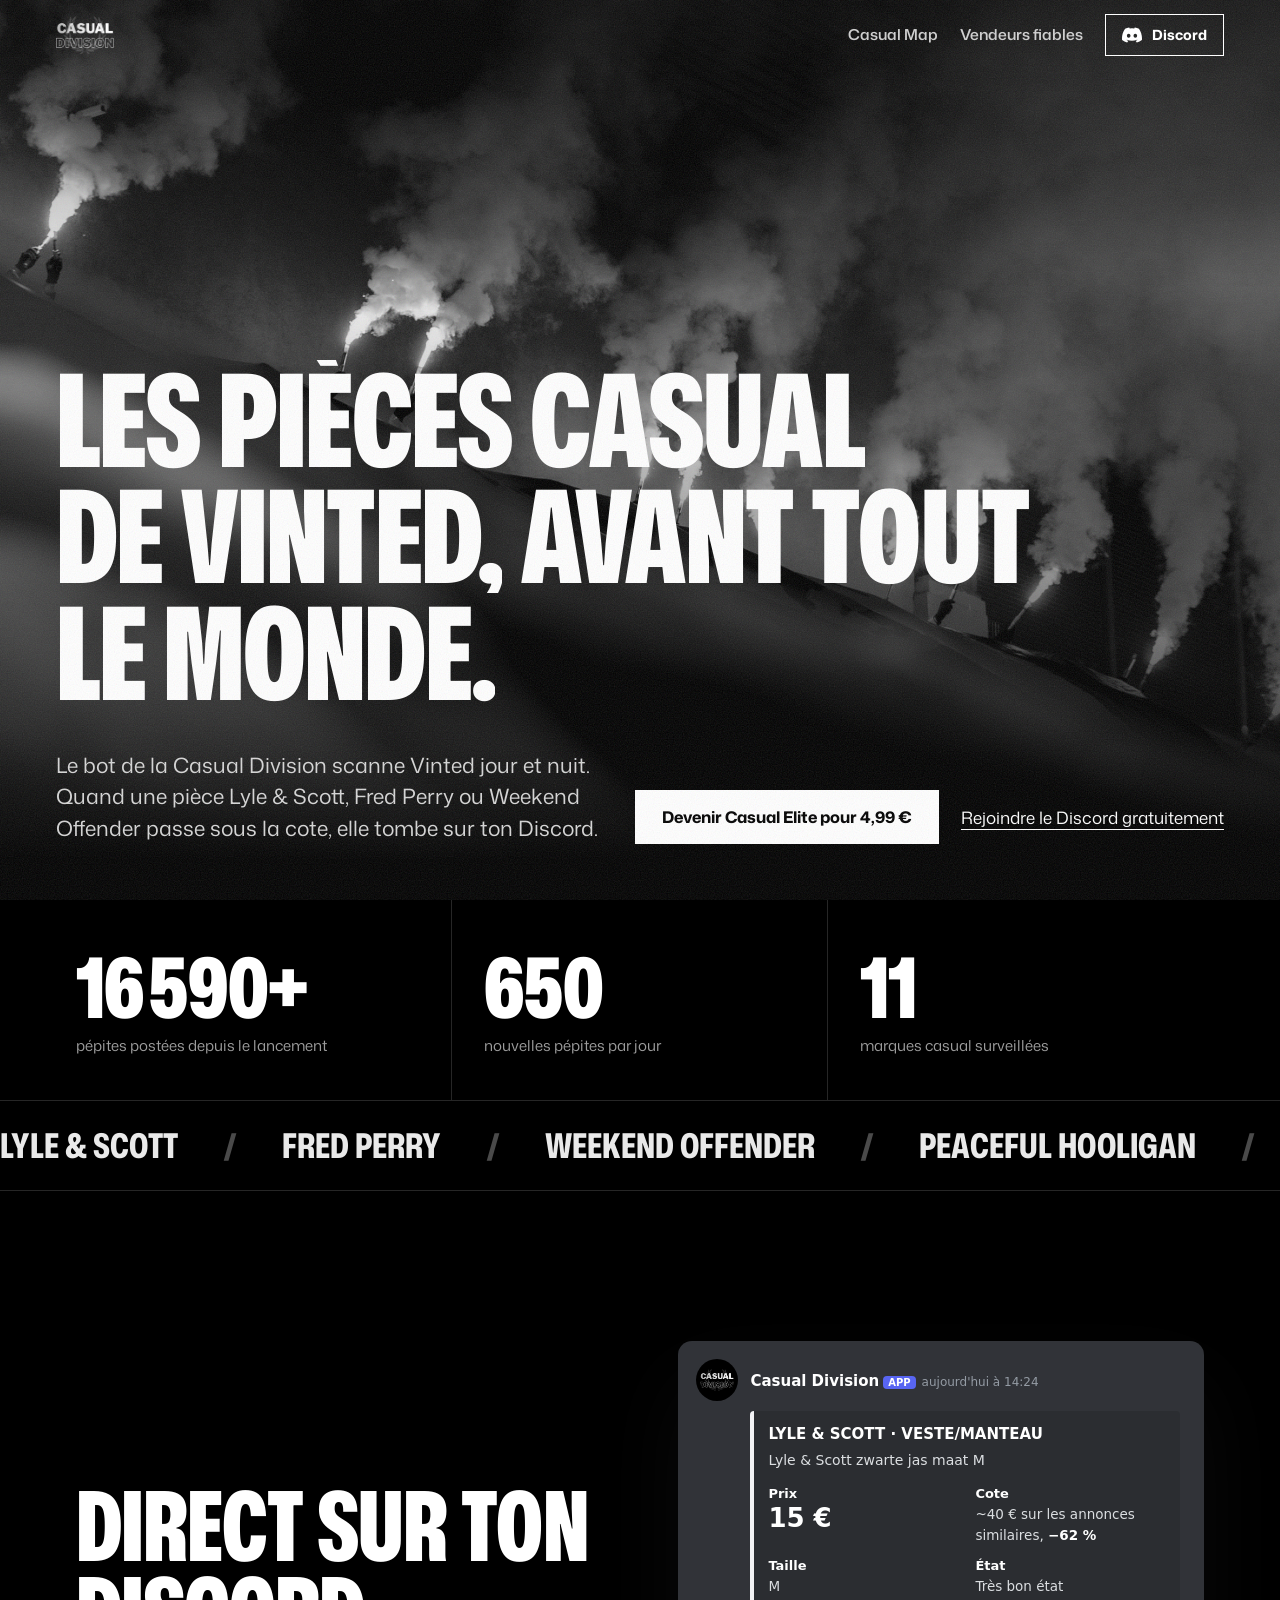
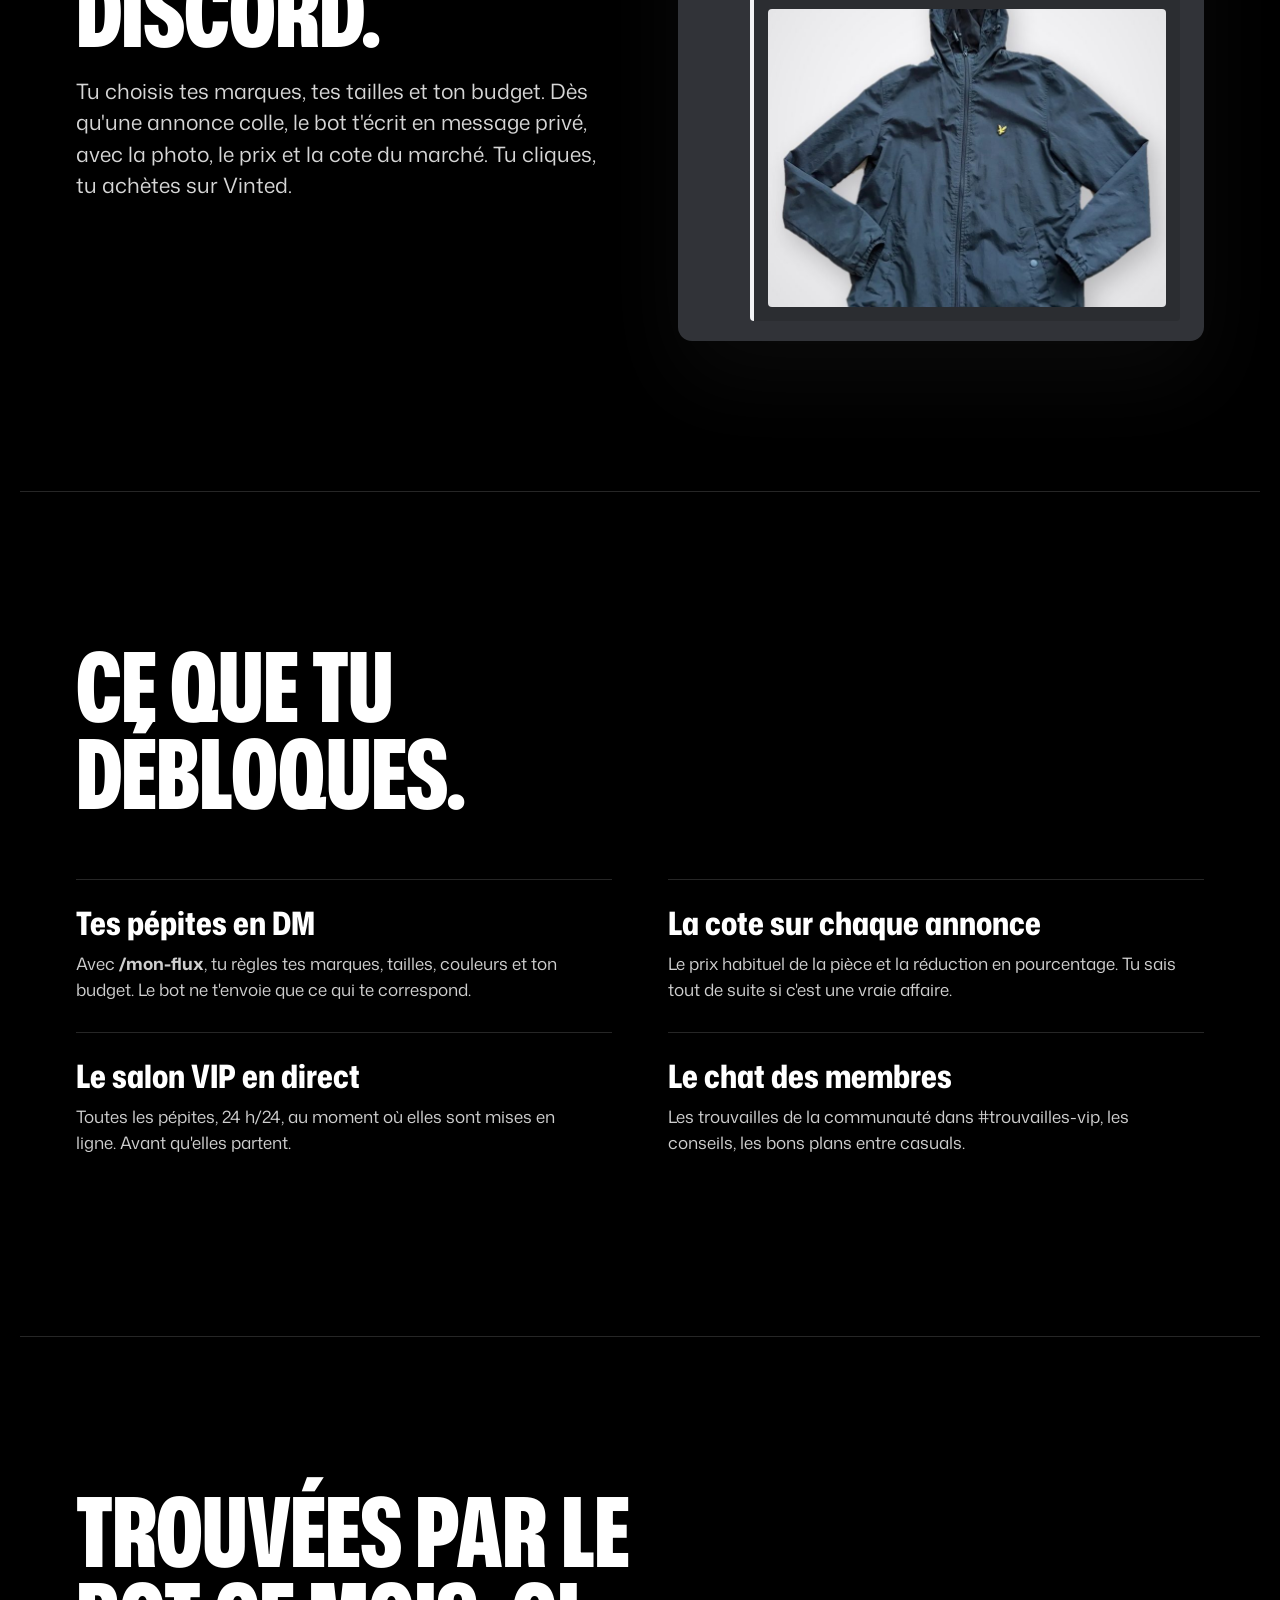
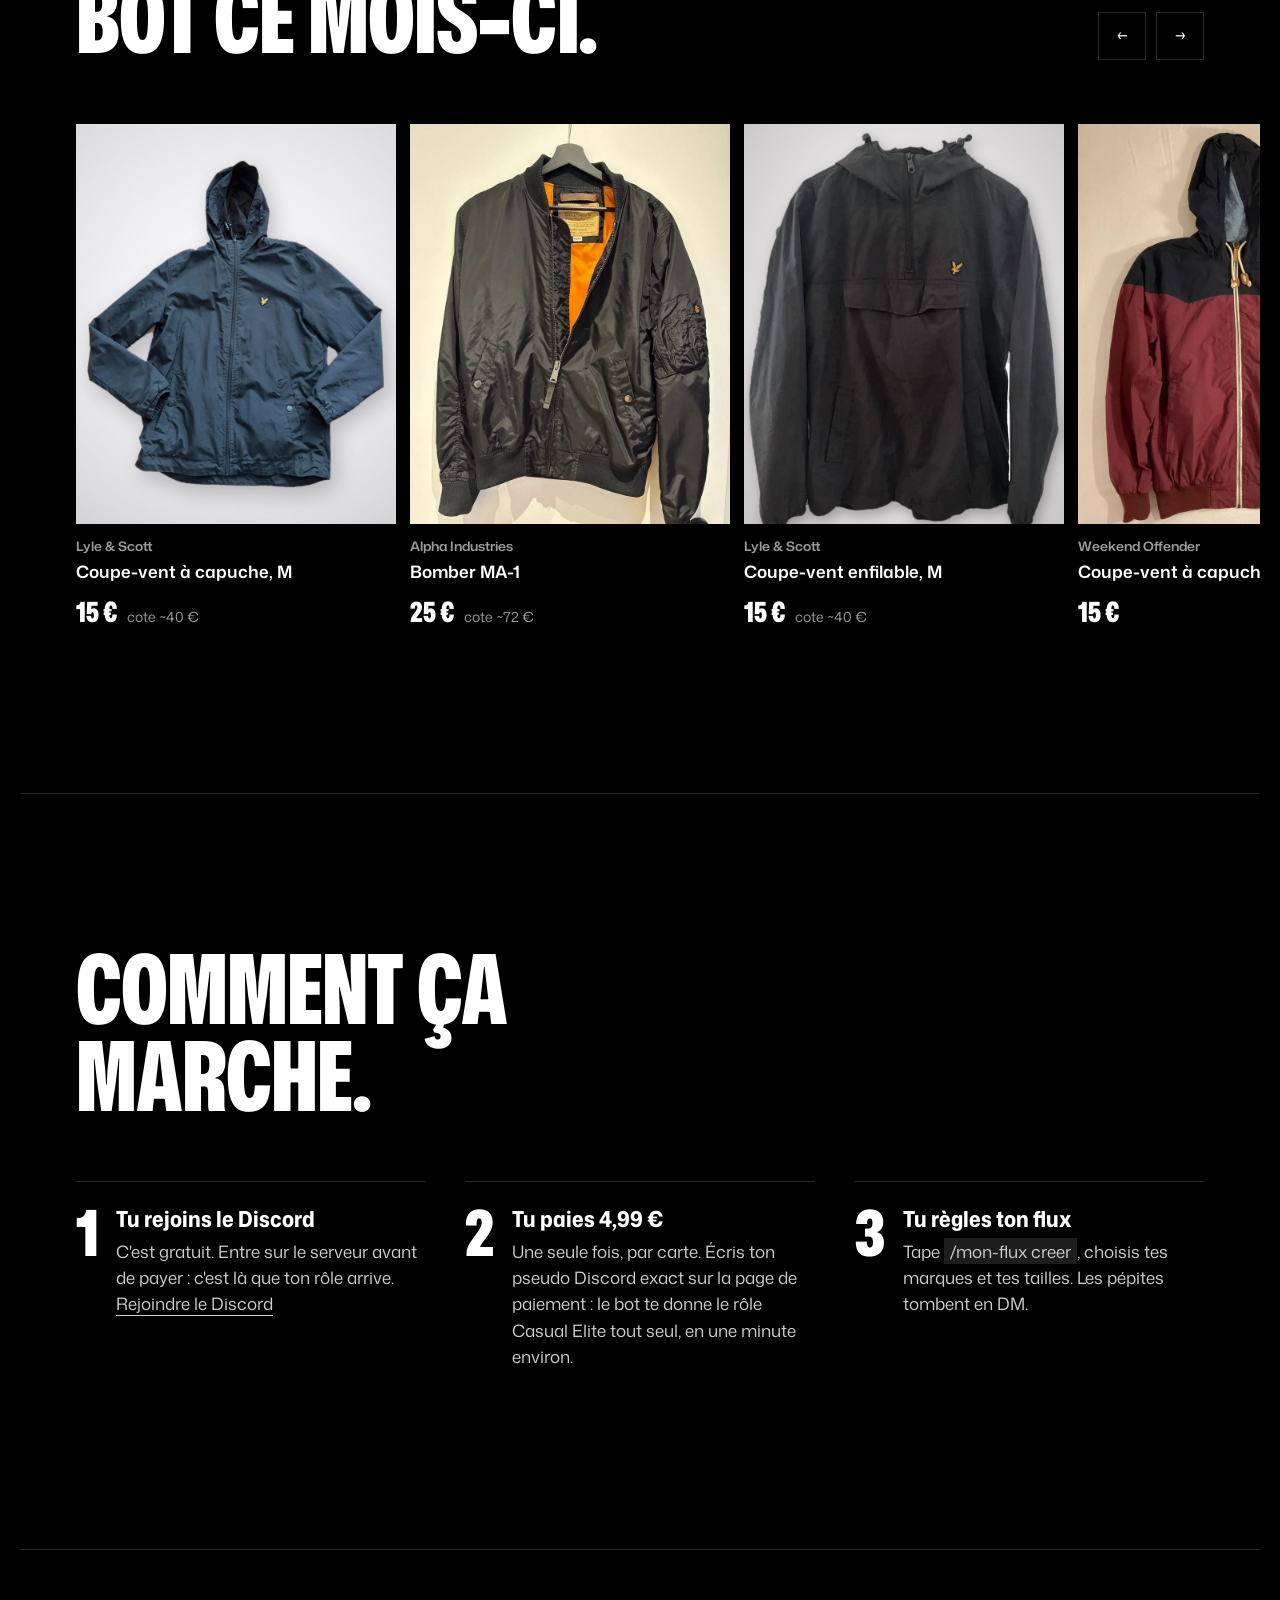
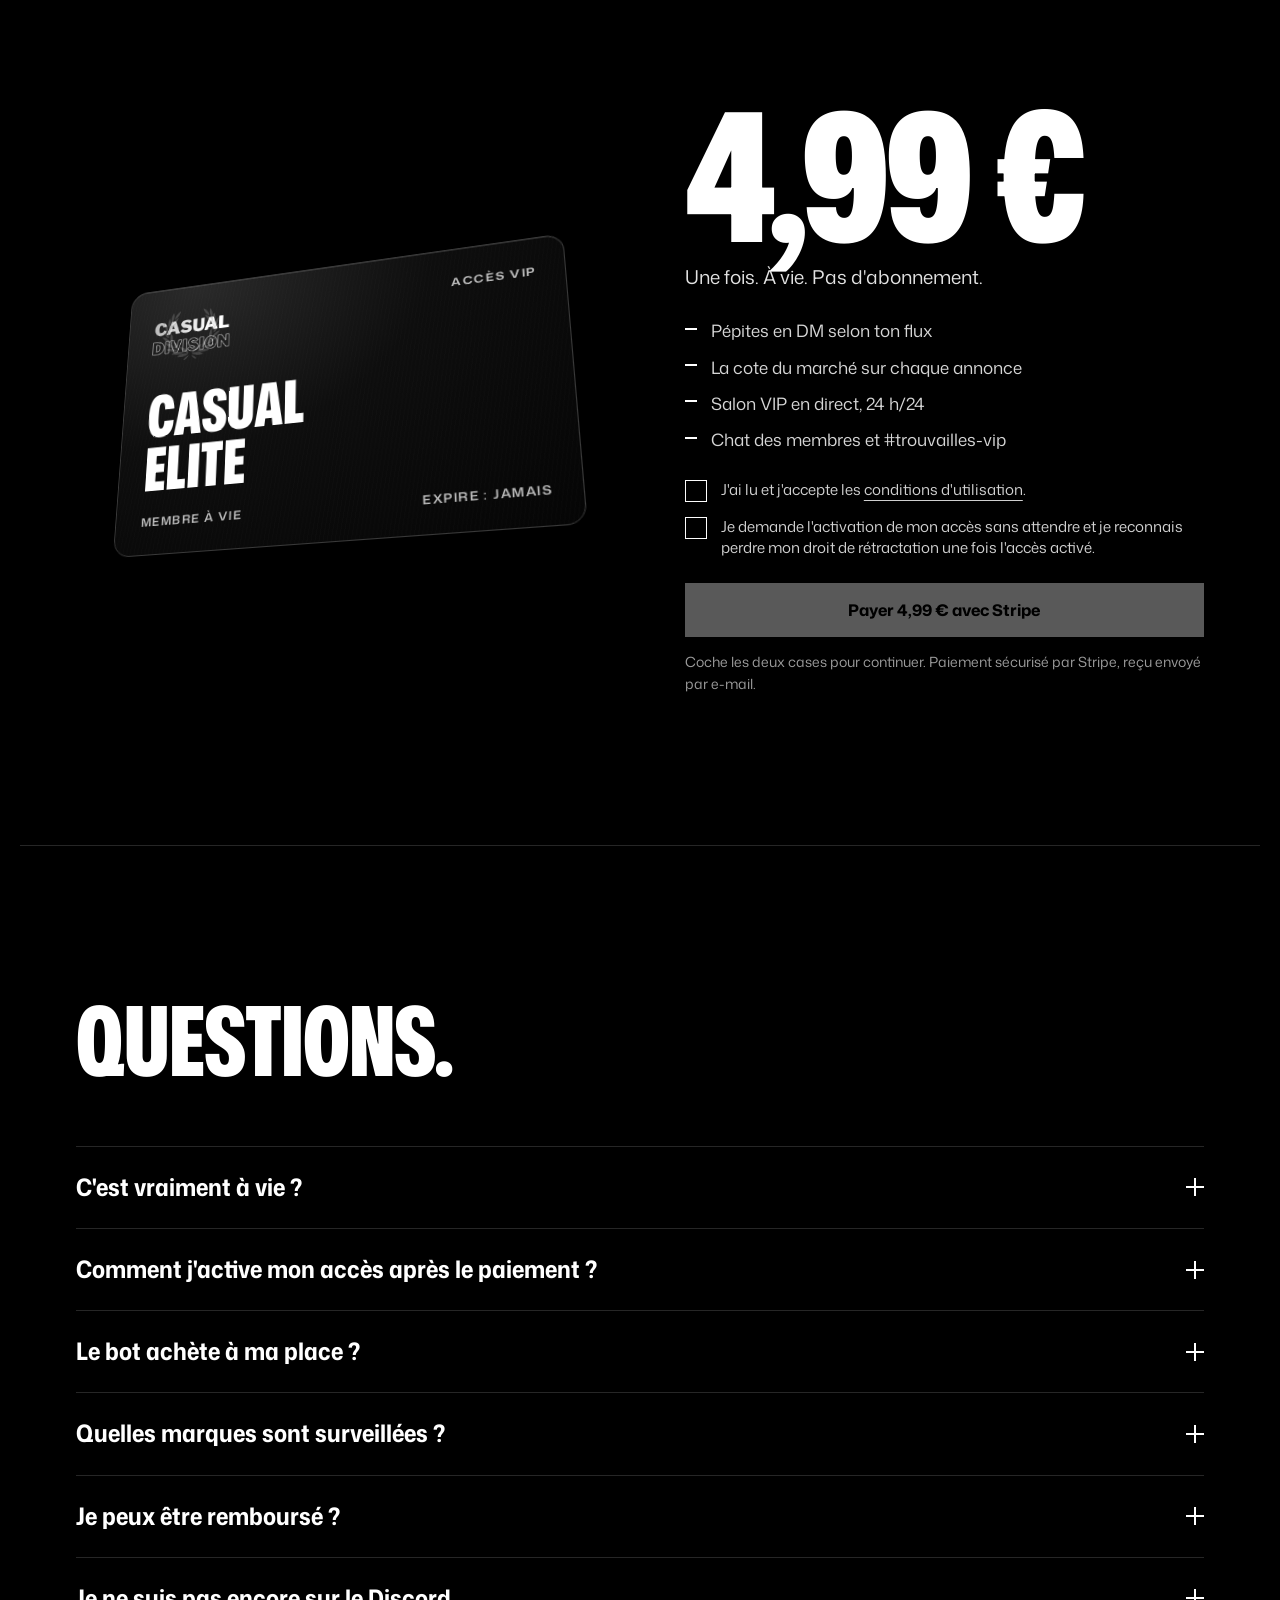
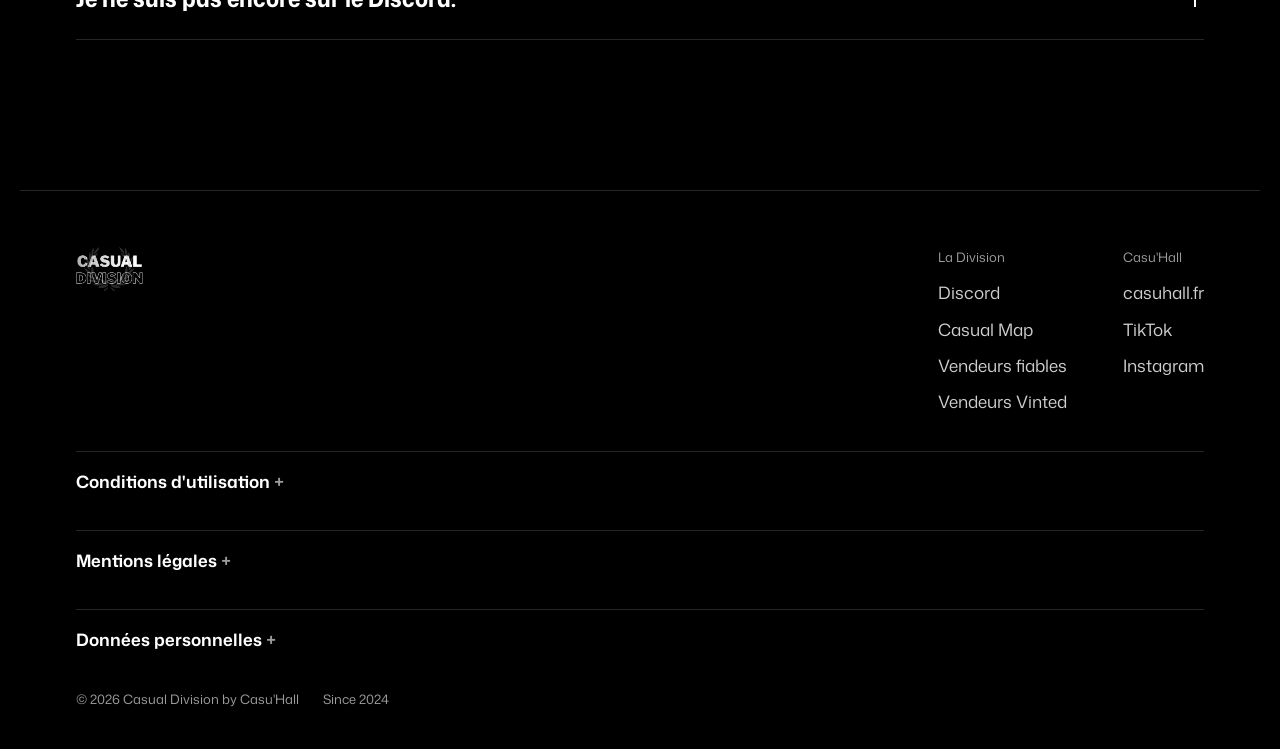
<file: index.html>
<!doctype html>
<html lang="fr">
<head>
<meta charset="utf-8">
<meta name="viewport" content="width=device-width,initial-scale=1,viewport-fit=cover">
<title>Casual Elite · Casual Division</title>
<meta name="description" content="Le bot de la Casual Division scanne Vinted jour et nuit et t'envoie les pièces casual sous la cote, sur Discord. 4,99 € une fois, à vie.">
<meta name="theme-color" content="#000000">
<meta property="og:type" content="website">
<meta property="og:title" content="Casual Elite · les pièces casual de Vinted, avant tout le monde">
<meta property="og:description" content="Lyle & Scott, Fred Perry, Weekend Offender… sous la cote, direct sur ton Discord. 4,99 € une fois, à vie.">
<meta property="og:image" content="https://xxvc5xx.github.io/casual-division-vip/assets/img/og.jpg">
<meta property="og:url" content="https://xxvc5xx.github.io/casual-division-vip/">
<meta name="twitter:card" content="summary_large_image">
<link rel="icon" href="assets/img/favicon.png">
<link rel="apple-touch-icon" href="assets/img/apple-touch-icon.png">
<link rel="preconnect" href="https://fonts.googleapis.com"><link rel="preconnect" href="https://fonts.gstatic.com" crossorigin>
<link href="https://fonts.googleapis.com/css2?family=Mona+Sans:wdth,wght@75..125,200..900&display=swap" rel="stylesheet">
<link rel="stylesheet" href="assets/site.css">
<style>
/* ---------- ouverture ---------- */
.hero{position:relative;min-height:100svh;display:grid;align-content:end;padding:120px var(--pad) clamp(28px,5vw,56px);overflow:hidden;isolation:isolate}
.hero .photo{position:absolute;inset:0;z-index:-1;overflow:hidden}
.hero .photo picture{display:block;width:100%;height:100%}.hero .photo img{width:100%;height:100%;object-fit:cover;object-position:50% 40%;animation:recul 2.6s var(--ease) both}
.hero .photo::before{content:"";position:absolute;inset:0;z-index:1;background:linear-gradient(180deg,rgba(0,0,0,.55) 0%,rgba(0,0,0,.05) 32%,rgba(0,0,0,.35) 58%,#000 96%)}
@keyframes recul{from{transform:scale(1.14);filter:brightness(.4)}to{transform:scale(1);filter:brightness(1)}}
.hero h1{font-size:clamp(58px,17.5vw,212px);max-width:var(--max)}
.hero h1 .w{display:block;overflow:hidden;padding:.02em 0 .03em}
.hero h1 .i{display:inline-block;transform:translateY(108%);font-variation-settings:"wdth" 125;animation:monte 1.15s var(--ease) var(--d) forwards}
@keyframes monte{to{transform:none;font-variation-settings:"wdth" 75}}
@media (min-width:900px){.hero h1{font-size:min(10vw,21vh)}.hero h1 .ln{display:block}.hero h1 .w{display:inline-block;vertical-align:top}}
.hero .bas{display:grid;gap:22px;margin-top:clamp(22px,4vw,40px);max-width:var(--max);opacity:0;animation:apparait .8s ease 1.05s forwards}
@media (min-width:900px){.hero .bas{grid-template-columns:1fr auto;align-items:end}}
.hero .actions{display:flex;flex-wrap:wrap;gap:14px 22px;align-items:center}
@keyframes apparait{to{opacity:1}}

/* ---------- chiffres ---------- */
.chiffres{display:grid;grid-template-columns:repeat(3,1fr);max-width:var(--max);margin:0 auto;padding:0 var(--pad)}
.chiffres div{padding:clamp(26px,4vw,44px) 0;border-right:1px solid var(--trait);padding-right:12px}
.chiffres div+div{padding-left:clamp(12px,3vw,32px)}
.chiffres div:last-child{border-right:0}
.chiffres b{display:block;font-size:clamp(34px,7.5vw,84px);font-weight:840;font-variation-settings:"wdth" 75;line-height:1;letter-spacing:-.01em}
.chiffres span{display:block;margin-top:8px;font-size:clamp(13px,1.6vw,15px);color:var(--gris);line-height:1.35}

/* ---------- le DM ---------- */
.dm{display:grid;gap:clamp(36px,6vw,80px);align-items:center}
@media (min-width:900px){.dm{grid-template-columns:1fr 1fr}}
.discord{background:#313338;color:#dbdee1;border-radius:14px;padding:18px 18px 20px;font-family:"gg sans","Noto Sans",system-ui,sans-serif;font-variation-settings:normal;box-shadow:0 40px 90px rgba(255,255,255,.04)}
.discord .qui{display:flex;gap:12px;align-items:center}
.discord .qui img{width:42px;height:42px;border-radius:50%;background:#000;object-fit:contain;padding:4px}
.discord .qui b{color:#fff;font-size:15px;font-weight:600}
.discord .qui em{font-style:normal;font-size:10px;font-weight:700;background:#5865f2;color:#fff;border-radius:4px;padding:1px 5px;margin-left:4px}
.discord .qui small{color:#949ba4;font-size:12px;margin-left:6px}
.discord .emb{margin:10px 0 0 54px;background:#2b2d31;border-left:4px solid #f2f3f5;border-radius:4px;padding:12px 14px 14px;max-width:430px}
.discord .emb .t{color:#fff;font-weight:700;font-size:15px}
.discord .emb .d{font-size:14px;margin-top:4px}
.discord .emb .ch{display:grid;grid-template-columns:1fr 1fr;gap:10px 16px;margin-top:12px;font-size:13.5px}
.discord .emb .ch b{display:block;color:#fff;font-size:13px}
.discord .emb .ch .prix{font-size:26px;font-weight:800;color:#fff;line-height:1.1}
.discord .emb img{width:100%;aspect-ratio:4/3;object-fit:cover;border-radius:4px;margin-top:12px}
@media (max-width:520px){.discord .emb{margin-left:0}}

/* ---------- avantages ---------- */
.avantages{display:grid;gap:0}
@media (min-width:760px){.avantages{grid-template-columns:1fr 1fr;column-gap:56px}}
.avantages div{border-top:1px solid var(--trait);padding:26px 0 30px}
.avantages h3{font-size:clamp(24px,3vw,32px);font-weight:780;font-variation-settings:"wdth" 86;line-height:1.05;margin-bottom:10px}
.avantages p{color:#cfcfcf;max-width:30em}

/* ---------- pépites ---------- */
.rail{display:grid;grid-auto-flow:column;grid-auto-columns:min(72vw,320px);gap:14px;overflow-x:auto;scroll-snap-type:x mandatory;
  padding:0 var(--pad) 10px;margin:0 calc(var(--pad) * -1);scroll-padding-inline:var(--pad);scrollbar-width:none}
.rail::-webkit-scrollbar{display:none}
.rail article{scroll-snap-align:start}
.rail .ph{aspect-ratio:4/5;overflow:hidden;background:#111}
.rail img{width:100%;height:100%;object-fit:cover;transition:transform .6s var(--ease)}
.rail article:hover img{transform:scale(1.04)}
.rail .mq{margin-top:12px;font-size:13px;color:var(--gris);font-variation-settings:"wdth" 110;font-weight:600}
.rail h3{font-size:17px;font-weight:620;margin-top:2px}
.rail .px{display:flex;gap:10px;align-items:baseline;margin-top:6px}
.rail .px b{font-size:28px;font-weight:840;font-variation-settings:"wdth" 75}
.rail .px span{font-size:14px;color:var(--gris)}
.rail-nav{display:flex;gap:10px}
.rail-nav button{width:48px;height:48px;border:1.5px solid var(--trait);display:grid;place-items:center}
.rail-nav button:hover{border-color:var(--blanc)}
@media (max-width:760px){.rail-nav{display:none}}

/* ---------- étapes ---------- */
.etapes{list-style:none;display:grid;gap:0;counter-reset:e}
@media (min-width:900px){.etapes{grid-template-columns:repeat(3,1fr);column-gap:40px}}
.etapes li{counter-increment:e;border-top:1px solid var(--trait);padding:24px 0 30px;display:grid;grid-template-columns:auto 1fr;gap:18px}
.etapes li::before{content:counter(e);font-size:64px;font-weight:860;font-variation-settings:"wdth" 75;line-height:.8}
.etapes h3{font-size:22px;font-weight:740;font-variation-settings:"wdth" 92;line-height:1.15}
.etapes p{color:#cfcfcf;margin-top:6px}
.etapes code{font-family:inherit;background:#1d1d1d;padding:1px 6px}

/* ---------- l'offre ---------- */
.offre{display:grid;gap:clamp(40px,7vw,90px);align-items:center}
@media (min-width:960px){.offre{grid-template-columns:1fr 1fr}}
.scene{perspective:1100px;display:grid;place-items:center;padding:10px 0}
.carte{position:relative;width:min(100%,470px);aspect-ratio:1.586;border-radius:18px;padding:clamp(18px,4vw,28px);transform-style:preserve-3d;
  background:radial-gradient(120% 140% at var(--reflet,50%) 0%,#2a2a2a 0%,#0e0e0e 46%,#050505 100%);border:1px solid #3a3a3a;
  box-shadow:0 50px 90px rgba(0,0,0,.75),inset 0 1px 0 rgba(255,255,255,.12);overflow:hidden;will-change:transform}
.carte::before{content:"";position:absolute;inset:0;opacity:.18;background:repeating-linear-gradient(100deg,rgba(255,255,255,.07) 0 1px,transparent 1px 4px)}
.carte .h{display:flex;justify-content:space-between;align-items:flex-start;position:relative}
.carte .h img{height:clamp(40px,8vw,58px);width:auto}
.carte .h span{font-size:12px;letter-spacing:.14em;color:#bdbdbd;font-weight:650;font-variation-settings:"wdth" 115}
.carte .nom{position:absolute;left:clamp(18px,4vw,28px);bottom:clamp(44px,9vw,62px);font-size:clamp(40px,9vw,64px);font-weight:860;font-variation-settings:"wdth" 75;line-height:.9;text-transform:uppercase}
.carte .b{position:absolute;left:clamp(18px,4vw,28px);right:clamp(18px,4vw,28px);bottom:clamp(16px,3.5vw,24px);display:flex;justify-content:space-between;font-size:12px;letter-spacing:.12em;color:#bdbdbd;font-weight:600;font-variation-settings:"wdth" 112}
.prixbloc .gros{font-size:clamp(96px,20vw,180px);font-weight:860;font-variation-settings:"wdth" 75;line-height:.82;letter-spacing:-.02em}
.prixbloc .sous{font-size:19px;margin-top:14px;color:#e2e2e2}
.prixbloc ul{list-style:none;margin:26px 0;display:grid;gap:10px}
.prixbloc li{padding-left:26px;position:relative;color:#d6d6d6}
.prixbloc li::before{content:"";position:absolute;left:0;top:.62em;width:12px;height:2px;background:var(--blanc)}
.case{display:flex;gap:14px;align-items:flex-start;margin-top:14px;cursor:pointer;font-size:15px;color:#d0d0d0;line-height:1.45}
.case input{appearance:none;-webkit-appearance:none;flex:none;width:22px;height:22px;border:1.5px solid var(--blanc);margin-top:1px;display:grid;place-items:center;cursor:pointer}
.case input:checked{background:var(--blanc)}
.case input:checked::after{content:"";width:6px;height:11px;border:solid var(--noir);border-width:0 2.5px 2.5px 0;transform:rotate(45deg) translate(-1px,-1px)}
.payer{margin-top:24px;width:100%}
.note{margin-top:14px;font-size:14px;color:var(--gris)}
</style>
</head>
<body>

<header class="barre">
  <a class="logo" href="./" aria-label="Casual Division, accueil"><img src="assets/img/logo-cd.png" alt="Casual Division" width="58" height="38"></a>
  <nav>
    <a class="lien" href="map.html">Casual Map</a>
    <a class="lien" href="fiabilite.html">Vendeurs fiables</a>
    <a class="btn vide petit-btn" href="https://discord.gg/hbKPnjCWtZ" target="_blank" rel="noopener">
      <svg viewBox="0 0 24 24" aria-hidden="true"><use href="#discord"/></svg>Discord</a>
  </nav>
</header>

<main>
<section class="hero grain" aria-labelledby="h1">
  <div class="photo"><picture><source media="(max-width: 760px)" srcset="assets/img/hero-torches-vertical.jpg"><img src="assets/img/hero-torches.jpg" alt="" fetchpriority="high"></picture></div>
  <h1 id="h1" class="display">
    <span class="ln"><span class="w"><span class="i" style="--d:.15s">Les pièces</span></span> <span class="w"><span class="i" style="--d:.25s">casual</span></span></span>
    <span class="ln"><span class="w"><span class="i" style="--d:.35s">de Vinted,</span></span> <span class="w"><span class="i" style="--d:.45s">avant tout</span></span></span>
    <span class="ln"><span class="w"><span class="i" style="--d:.55s">le monde.</span></span></span>
  </h1>
  <div class="bas">
    <p class="lead">Le bot de la Casual Division scanne Vinted jour et nuit. Quand une pièce Lyle&nbsp;&amp;&nbsp;Scott, Fred Perry ou Weekend Offender passe sous la cote, elle tombe sur ton Discord.</p>
    <div class="actions">
      <a class="btn plein" href="#offre">Devenir Casual Elite pour 4,99 €</a>
      <a class="lien-souligne" href="https://discord.gg/hbKPnjCWtZ" target="_blank" rel="noopener">Rejoindre le Discord gratuitement</a>
    </div>
  </div>
</section>

<div class="chiffres" aria-label="Le bot en chiffres">
  <div><b data-compte="16600" data-suffixe="+">16 600+</b><span>pépites postées depuis le lancement</span></div>
  <div><b data-compte="650">650</b><span>nouvelles pépites par jour</span></div>
  <div><b data-compte="11">11</b><span>marques casual surveillées</span></div>
</div>

<div class="defile" aria-label="Marques surveillées"><div class="piste">
  <span>Lyle &amp; Scott<i>/</i></span><span>Fred Perry<i>/</i></span><span>Weekend Offender<i>/</i></span><span>Peaceful Hooligan<i>/</i></span><span>Alpha Industries<i>/</i></span><span>Ma.Strum<i>/</i></span><span>Pitbull<i>/</i></span><span>Aquascutum<i>/</i></span><span>Lonsdale<i>/</i></span><span>The North Face<i>/</i></span><span>Adidas Spezial, Samba, Gazelle<i>/</i></span>
</div></div>

<section class="bloc" aria-labelledby="t-dm">
  <div class="dm">
    <div>
      <h2 id="t-dm" class="titre">Direct sur ton Discord.</h2>
      <p class="lead" style="margin-top:22px">Tu choisis tes marques, tes tailles et ton budget. Dès qu'une annonce colle, le bot t'écrit en message privé, avec la photo, le prix et la cote du marché. Tu cliques, tu achètes sur Vinted.</p>
    </div>
    <div class="discord" role="img" aria-label="Exemple de message envoyé par le bot : coupe-vent Lyle & Scott taille M à 15 euros, cote environ 40 euros, moins 62 pour cent">
      <div class="qui"><img src="assets/img/logo-cd.png" alt=""><div><b>Casual Division</b><em>APP</em><small>aujourd'hui à 14:24</small></div></div>
      <div class="emb">
        <div class="t">LYLE &amp; SCOTT · VESTE/MANTEAU</div>
        <div class="d">Lyle &amp; Scott zwarte jas maat M</div>
        <div class="ch">
          <div><b>Prix</b><span class="prix">15 €</span></div>
          <div><b>Cote</b>~40 € sur les annonces similaires, <strong style="color:#fff">−62 %</strong></div>
          <div><b>Taille</b>M</div>
          <div><b>État</b>Très bon état</div>
        </div>
        <img src="assets/img/deals/ls-coupe-vent.jpg" alt="" loading="lazy">
      </div>
    </div>
  </div>
</section>

<section class="bloc" aria-labelledby="t-av">
  <div class="entete"><h2 id="t-av" class="titre">Ce que tu débloques.</h2></div>
  <div class="avantages">
    <div><h3>Tes pépites en DM</h3><p>Avec <strong>/mon-flux</strong>, tu règles tes marques, tailles, couleurs et ton budget. Le bot ne t'envoie que ce qui te correspond.</p></div>
    <div><h3>La cote sur chaque annonce</h3><p>Le prix habituel de la pièce et la réduction en pourcentage. Tu sais tout de suite si c'est une vraie affaire.</p></div>
    <div><h3>Le salon VIP en direct</h3><p>Toutes les pépites, 24 h/24, au moment où elles sont mises en ligne. Avant qu'elles partent.</p></div>
    <div><h3>Le chat des membres</h3><p>Les trouvailles de la communauté dans #trouvailles-vip, les conseils, les bons plans entre casuals.</p></div>
  </div>
</section>

<section class="bloc" aria-labelledby="t-pep">
  <div class="entete">
    <h2 id="t-pep" class="titre">Trouvées par le bot ce mois-ci.</h2>
    <div class="rail-nav" style="justify-self:end"><button type="button" aria-label="Pépites précédentes" data-rail="-1">←</button><button type="button" aria-label="Pépites suivantes" data-rail="1">→</button></div>
  </div>
  <div class="rail" id="rail">
    <article><div class="ph"><img src="assets/img/deals/ls-coupe-vent.jpg" alt="Coupe-vent Lyle & Scott à capuche" loading="lazy"></div><p class="mq">Lyle &amp; Scott</p><h3>Coupe-vent à capuche, M</h3><p class="px"><b>15 €</b><span>cote ~40 €</span></p></article>
    <article><div class="ph"><img src="assets/img/deals/alpha-ma1.jpg" alt="Bomber Alpha Industries MA-1" loading="lazy"></div><p class="mq">Alpha Industries</p><h3>Bomber MA-1</h3><p class="px"><b>25 €</b><span>cote ~72 €</span></p></article>
    <article><div class="ph"><img src="assets/img/deals/ls-enfilable.jpg" alt="Coupe-vent enfilable Lyle & Scott noir" loading="lazy"></div><p class="mq">Lyle &amp; Scott</p><h3>Coupe-vent enfilable, M</h3><p class="px"><b>15 €</b><span>cote ~40 €</span></p></article>
    <article><div class="ph"><img src="assets/img/deals/wo-coupe-vent.jpg" alt="Coupe-vent Weekend Offender à capuche" loading="lazy"></div><p class="mq">Weekend Offender</p><h3>Coupe-vent à capuche, S</h3><p class="px"><b>15 €</b></p></article>
    <article><div class="ph"><img src="assets/img/deals/wo-camo.jpg" alt="Veste Weekend Offender camouflage" loading="lazy"></div><p class="mq">Weekend Offender</p><h3>Veste camo, L</h3><p class="px"><b>25 €</b></p></article>
    <article><div class="ph"><img src="assets/img/deals/ph-softshell.jpg" alt="Softshell Peaceful Hooligan kaki" loading="lazy"></div><p class="mq">Peaceful Hooligan</p><h3>Softshell vintage, S</h3><p class="px"><b>25 €</b></p></article>
  </div>
</section>

<section class="bloc" aria-labelledby="t-et">
  <div class="entete"><h2 id="t-et" class="titre">Comment ça marche.</h2></div>
  <ol class="etapes">
    <li><div><h3>Tu rejoins le Discord</h3><p>C'est gratuit. Entre sur le serveur avant de payer : c'est là que ton rôle arrive. <a class="lien-souligne" href="https://discord.gg/hbKPnjCWtZ" target="_blank" rel="noopener">Rejoindre le Discord</a></p></div></li>
    <li><div><h3>Tu paies 4,99 €</h3><p>Une seule fois, par carte. Écris ton pseudo Discord exact sur la page de paiement : le bot te donne le rôle Casual Elite tout seul, en une minute environ.</p></div></li>
    <li><div><h3>Tu règles ton flux</h3><p>Tape <code>/mon-flux creer</code>, choisis tes marques et tes tailles. Les pépites tombent en DM.</p></div></li>
  </ol>
</section>

<section class="bloc" id="offre" aria-labelledby="t-of">
  <div class="offre">
    <div class="scene">
      <div class="carte" data-carte aria-hidden="true">
        <div class="h"><img src="assets/img/logo-cd.png" alt=""><span>ACCÈS VIP</span></div>
        <div class="nom">Casual<br>Elite</div>
        <div class="b"><span>MEMBRE À VIE</span><span>EXPIRE : JAMAIS</span></div>
      </div>
    </div>
    <div class="prixbloc">
      <h2 id="t-of" class="sr">L'offre Casual Elite</h2>
      <p class="gros">4,99 €</p>
      <p class="sous">Une fois. À vie. Pas d'abonnement.</p>
      <ul>
        <li>Pépites en DM selon ton flux</li>
        <li>La cote du marché sur chaque annonce</li>
        <li>Salon VIP en direct, 24 h/24</li>
        <li>Chat des membres et #trouvailles-vip</li>
      </ul>
      <label class="case"><input type="checkbox" id="cgu"><span>J'ai lu et j'accepte les <a href="#cgu-txt" class="lien-souligne">conditions d'utilisation</a>.</span></label>
      <label class="case"><input type="checkbox" id="retract"><span>Je demande l'activation de mon accès sans attendre et je reconnais perdre mon droit de rétractation une fois l'accès activé.</span></label>
      <a class="btn plein payer" id="payer" href="https://buy.stripe.com/00w00l7JseTJ9FNgDTcAo00" aria-disabled="true">Payer 4,99 € avec Stripe</a>
      <p class="note" id="payer-note">Coche les deux cases pour continuer. Paiement sécurisé par Stripe, reçu envoyé par e-mail.</p>
    </div>
  </div>
</section>

<section class="bloc faq" aria-labelledby="t-faq">
  <div class="entete"><h2 id="t-faq" class="titre">Questions.</h2></div>
  <details><summary>C'est vraiment à vie ?<span class="plus"></span></summary><p>Oui. Tu paies une fois et ton accès reste actif tant que le service existe. Si un jour il devait fermer, tous les membres seraient prévenus au moins 30 jours avant.</p></details>
  <details><summary>Comment j'active mon accès après le paiement ?<span class="plus"></span></summary><p>Tout seul. Rejoins le Discord avant de payer et écris ton pseudo Discord exact sur la page de paiement : le bot te donne le rôle Casual Elite en une minute environ, avec un message de bienvenue en DM. Encore plus simple : dans le Discord, tape <code>/elite</code> pour avoir ton lien perso, relié à ton compte. Rien au bout de 10 minutes ? Écris à El Cinco en message privé avec l'e-mail du paiement.</p></details>
  <details><summary>Le bot achète à ma place ?<span class="plus"></span></summary><p>Non. Il te prévient, et tu achètes toi-même sur Vinted. La Casual Division n'intervient pas dans les transactions entre acheteurs et vendeurs.</p></details>
  <details><summary>Quelles marques sont surveillées ?<span class="plus"></span></summary><p>Lyle &amp; Scott, Fred Perry, Weekend Offender, Peaceful Hooligan, Alpha Industries, Ma.Strum, Pitbull, Aquascutum, Lonsdale, The North Face, et les Adidas Spezial, Samba et Gazelle.</p></details>
  <details><summary>Je peux être remboursé ?<span class="plus"></span></summary><p>Avant l'activation de ton accès, oui : écris-nous. Une fois l'accès activé, il n'y a plus de remboursement, conformément à l'article L221-28 du Code de la consommation.</p></details>
  <details><summary>Je ne suis pas encore sur le Discord.<span class="plus"></span></summary><p>Rejoins-le gratuitement avec <a class="lien-souligne" href="https://discord.gg/hbKPnjCWtZ" target="_blank" rel="noopener">ce lien</a>. Tu peux voir des exemples de pépites dans le salon vip-preview avant de te décider.</p></details>
</section>
</main>

<footer class="pied">
  <div class="haut">
    <img src="assets/img/logo-cd.png" alt="Casual Division">
    <div class="cols">
      <div><p class="titre-col">La Division</p><ul><li><a href="https://discord.gg/hbKPnjCWtZ" target="_blank" rel="noopener">Discord</a></li><li><a href="map.html">Casual Map</a></li><li><a href="fiabilite.html">Vendeurs fiables</a></li><li><a href="vendeurs.html">Vendeurs Vinted</a></li></ul></div>
      <div><p class="titre-col">Casu'Hall</p><ul><li><a href="https://casuhall.fr" target="_blank" rel="noopener">casuhall.fr</a></li><li><a href="https://www.tiktok.com/@el_cinco_casuals" target="_blank" rel="noopener">TikTok</a></li><li><a href="https://www.instagram.com/casuhall_france/" target="_blank" rel="noopener">Instagram</a></li></ul></div>
    </div>
  </div>
  <details id="cgu-txt"><summary>Conditions d'utilisation</summary><ol>
    <li>Après validation du paiement, l'accès VIP est activé automatiquement, en général en quelques minutes, et au plus tard sous 12 heures.</li>
    <li>L'accès est strictement personnel et non transférable.</li>
    <li>L'accès est permanent tant que le service est en activité. En cas de fermeture définitive, les membres sont informés avec un préavis d'au moins 30 jours. Casu'Hall ne peut être tenu responsable d'une interruption liée à des causes extérieures (fermeture de plateformes tierces, cas de force majeure).</li>
    <li>Aucun remboursement n'est effectué après activation de l'accès, conformément à l'article L221-28 du Code de la consommation.</li>
    <li>Le service de scan automatique est fourni à titre indicatif. Casual Division ne garantit pas un volume fixe d'annonces et ne peut être tenu responsable d'interruptions techniques, notamment liées aux restrictions des plateformes tierces.</li>
    <li>Les annonces partagées proviennent de plateformes tierces (Vinted). Casual Division n'intervient pas dans les transactions et ne peut être tenu responsable des litiges entre acheteurs et vendeurs.</li>
    <li>Casual Division se réserve le droit de modifier les conditions du service, avec notification préalable aux membres.</li>
    <li>En cas d'abus ou de comportement contraire aux règles de la communauté, l'accès peut être révoqué sans remboursement.</li>
  </ol></details>
  <details><summary>Mentions légales</summary><div class="txt">
    Éditeur : Casu'Hall, micro-entreprise, SIRET 953 076 346 00022. Contact : <a class="lien-souligne" href="mailto:casuhall.contact@gmail.com">casuhall.contact@gmail.com</a>.<br>
    Hébergement : GitHub Pages, GitHub, Inc., 88 Colin P. Kelly Jr. Street, San Francisco, CA 94107, États-Unis.<br>
    Paiement : Stripe. Photos d'ambiance : Unsplash et Pexels. Les marques citées appartiennent à leurs propriétaires ; Casual Division n'est affilié à aucune d'elles ni à Vinted.
  </div></details>
  <details><summary>Données personnelles</summary><div class="txt">
    Le paiement est traité par Stripe : nous ne voyons jamais ta carte. Pour activer ton accès, nous utilisons uniquement ton pseudo ou ton identifiant Discord et l'e-mail du paiement. Ces données ne sont ni revendues ni utilisées pour de la publicité. Tu peux demander leur suppression à tout moment à casuhall.contact@gmail.com.
  </div></details>
  <div class="bas"><span>© <span data-annee>2026</span> Casual Division by Casu'Hall</span><span>Since 2024</span></div>
</footer>

<svg width="0" height="0" style="position:absolute" aria-hidden="true"><symbol id="discord" viewBox="0 0 24 24"><path fill="currentColor" d="M20.317 4.37a19.79 19.79 0 0 0-4.885-1.515.074.074 0 0 0-.079.037c-.21.375-.444.865-.608 1.25a18.27 18.27 0 0 0-5.487 0 12.64 12.64 0 0 0-.617-1.25.077.077 0 0 0-.079-.037A19.74 19.74 0 0 0 3.677 4.37a.07.07 0 0 0-.032.028C.533 9.046-.319 13.58.099 18.058a.082.082 0 0 0 .031.056 19.9 19.9 0 0 0 5.993 3.03.078.078 0 0 0 .084-.028c.462-.63.874-1.295 1.226-1.994a.076.076 0 0 0-.042-.106 13.1 13.1 0 0 1-1.872-.892.077.077 0 0 1-.008-.128c.126-.094.252-.192.372-.291a.074.074 0 0 1 .078-.01c3.928 1.793 8.18 1.793 12.062 0a.074.074 0 0 1 .078.01c.12.098.246.198.373.292a.077.077 0 0 1-.006.127 12.3 12.3 0 0 1-1.873.892.077.077 0 0 0-.041.107c.36.698.772 1.362 1.225 1.993a.076.076 0 0 0 .084.028 19.84 19.84 0 0 0 6.002-3.03.077.077 0 0 0 .032-.054c.5-5.177-.838-9.674-3.549-13.66a.061.061 0 0 0-.031-.03zM8.02 15.33c-1.183 0-2.157-1.085-2.157-2.419 0-1.333.956-2.419 2.157-2.419 1.21 0 2.176 1.096 2.157 2.42 0 1.333-.956 2.418-2.157 2.418zm7.975 0c-1.183 0-2.157-1.085-2.157-2.419 0-1.333.955-2.419 2.157-2.419 1.21 0 2.176 1.096 2.157 2.42 0 1.333-.946 2.418-2.157 2.418z"/></symbol></svg>

<script src="assets/site.js" defer></script>
<script>
  // Paiement : le bouton ne s'active qu'avec les deux cases cochées
  (() => {
    const c1 = document.getElementById('cgu'), c2 = document.getElementById('retract'), b = document.getElementById('payer'), n = document.getElementById('payer-note');
    const maj = () => { const ok = c1.checked && c2.checked; b.setAttribute('aria-disabled', ok ? 'false' : 'true');
      n.textContent = ok ? 'Paiement sécurisé par Stripe, reçu envoyé par e-mail.' : 'Coche les deux cases pour continuer. Paiement sécurisé par Stripe, reçu envoyé par e-mail.'; };
    c1.addEventListener('change', maj); c2.addEventListener('change', maj); maj();
    // Rail des pépites : flèches sur ordinateur
    const rail = document.getElementById('rail');
    document.querySelectorAll('[data-rail]').forEach(x => x.addEventListener('click', () => rail.scrollBy({ left: +x.dataset.rail * rail.clientWidth * .8, behavior: 'smooth' })));
  })();
</script>
</body>
</html>
</file>
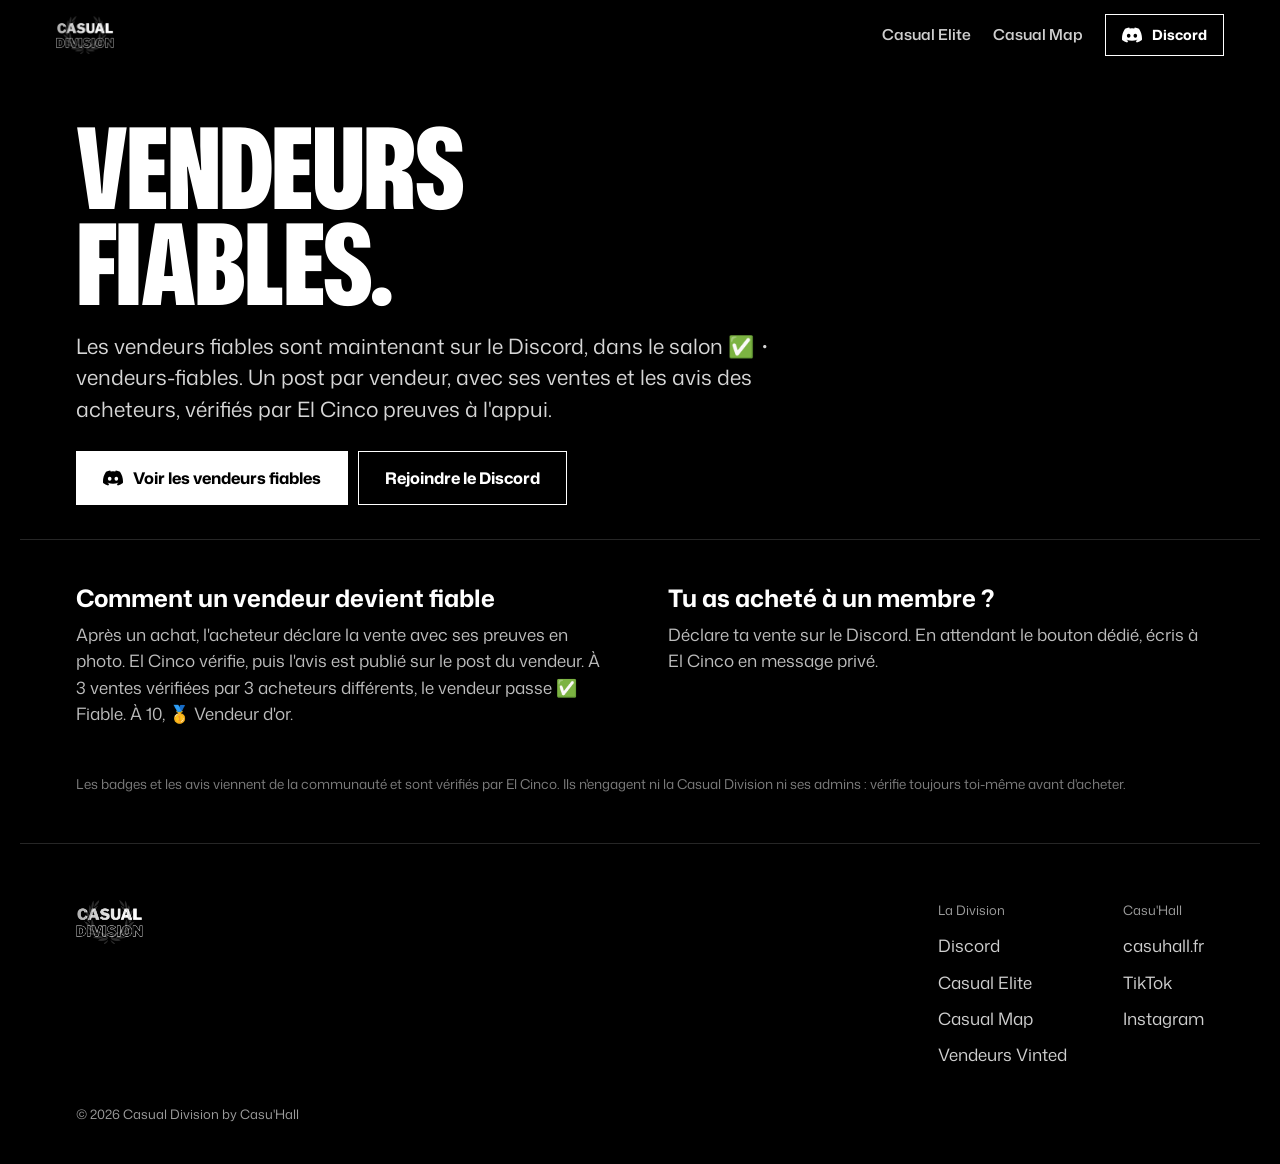
<file: fiabilite.html>
<!doctype html>
<html lang="fr">
<head>
<meta charset="utf-8">
<meta name="viewport" content="width=device-width,initial-scale=1,viewport-fit=cover">
<title>Vendeurs fiables · Casual Division</title>
<meta name="description" content="Les vendeurs fiables de la Casual Division sont sur le Discord : un post par vendeur, avis vérifiés par El Cinco.">
<meta name="theme-color" content="#000000">
<meta property="og:type" content="website">
<meta property="og:title" content="Vendeurs fiables · Casual Division">
<meta property="og:description" content="Vendeurs casual vérifiés et notés par la communauté. Regarde ici avant d'acheter.">
<meta property="og:image" content="https://xxvc5xx.github.io/casual-division-vip/assets/img/og.jpg">
<meta property="og:url" content="https://xxvc5xx.github.io/casual-division-vip/fiabilite.html">
<link rel="icon" href="assets/img/favicon.png">
<link rel="apple-touch-icon" href="assets/img/apple-touch-icon.png">
<link rel="preconnect" href="https://fonts.googleapis.com"><link rel="preconnect" href="https://fonts.gstatic.com" crossorigin>
<link href="https://fonts.googleapis.com/css2?family=Mona+Sans:wdth,wght@75..125,200..900&display=swap" rel="stylesheet">
<link rel="stylesheet" href="assets/site.css">
<style>
/* Vendeurs fiables — retouche du 27/10 : le titre parle fort, chaque vendeur a sa fiche, le reste est fin. */
.intro{padding:118px var(--pad) 34px;max-width:var(--max);margin:0 auto}
.intro h1{font-size:clamp(52px,11vw,112px)}
.intro .lead{margin-top:20px}
.compte{margin-top:16px;color:#bdbdbd;font-size:15.5px}
.compte b{color:#fff;font-weight:650;font-variant-numeric:tabular-nums}

.outils{position:sticky;top:66px;z-index:20;background:rgba(0,0,0,.92);backdrop-filter:blur(8px);border-block:1px solid var(--trait)}
.outils[hidden]{display:none}
.outils .in{max-width:var(--max);margin:0 auto;padding:12px var(--pad);display:grid;gap:10px}
@media (min-width:860px){.outils .in{grid-template-columns:1fr auto;align-items:center}}
.cherche{width:100%;background:#0d0d0d;border:1px solid var(--trait);color:#fff;font:inherit;padding:12px 14px;font-size:16px}
.cherche:focus{border-color:#fff;outline:0}
.filtres{display:flex;gap:8px;overflow-x:auto;scrollbar-width:none}
.filtres button{white-space:nowrap;border:1px solid var(--trait);padding:9px 13px;font-size:14px;font-weight:560;color:#cfcfcf}
.filtres button[hidden]{display:none}
.filtres button[aria-pressed="true"]{background:#fff;color:#000;border-color:#fff}

/* ---------- fiches vendeurs ---------- */
.liste{max-width:var(--max);margin:0 auto;padding:6px var(--pad) 56px;display:grid;gap:14px;align-items:start}
@media (min-width:760px){.liste{grid-template-columns:1fr 1fr}}
.vendeur{border:1px solid var(--trait);padding:22px;display:grid;gap:18px}
.vendeur .haut{display:grid;grid-template-columns:46px minmax(0,1fr) auto;gap:14px;align-items:center}
.mono{width:46px;height:46px;border-radius:50%;border:1px solid #3a3a3a;display:grid;place-items:center;font-size:18px;font-weight:600;color:#e6e6e6}
.ps{font-size:20px;font-weight:650;line-height:1.2;word-break:break-word}
.sous{display:flex;flex-wrap:wrap;gap:2px 12px;margin-top:3px;font-size:14px;color:var(--gris)}
.badge{font-weight:600;color:#d6d6d6}
.badge.or{color:#fff}
.badge.nouveau{color:var(--gris);font-weight:500}
.badge.suspendu,.badge.banni{color:#e0a0a0}
.note{text-align:right;white-space:nowrap}
.note b{display:block;font-size:22px;font-weight:650;line-height:1;font-variant-numeric:tabular-nums}
.note .etoiles{display:block;font-size:11px;letter-spacing:1.5px;margin-top:6px}
.note small{display:block;font-size:12.5px;color:var(--gris);margin-top:2px}
.note .pas-encore{font-size:13px;color:var(--gris)}
@media (max-width:520px){
  .vendeur .haut{grid-template-columns:46px minmax(0,1fr)}
  .note{grid-column:2;text-align:left;display:flex;align-items:baseline;gap:8px;flex-wrap:wrap}
  .note b{display:inline;font-size:17px}
  .note .etoiles,.note small{display:inline;margin:0}
}
.actions{display:flex;flex-wrap:wrap;align-items:center;gap:10px 20px;border-top:1px solid #1a1a1a;padding-top:16px}
.actions .btn{margin-left:auto;min-height:40px;border-width:1px}
.lien-btn{font-size:14.5px;color:#d6d6d6;text-decoration:underline;text-underline-offset:4px;text-decoration-thickness:1px}
.lien-btn:hover{color:#fff}
.detail[hidden]{display:none}
.depuis{font-size:14px;color:var(--gris);margin-bottom:4px}
.avis{list-style:none}
.avis li{border-top:1px solid #1a1a1a;padding:14px 0 4px}
.avis li:first-child{border-top:0;padding-top:4px}
.avis .h{display:flex;justify-content:space-between;gap:12px;font-size:14px;color:var(--gris)}
.avis .h b{color:#fff;font-weight:600;margin-right:6px}
.etoiles{letter-spacing:1.5px;color:#fff;font-size:12px}
.avis p{margin-top:6px;color:#e2e2e2;font-size:15.5px}
.avis small{display:block;margin-top:6px;color:var(--gris);font-size:13px}
.avis .adm{display:none;gap:8px;margin-top:10px}
body.admin .avis .adm{display:flex}
.avis .adm button,.adm-v button{font-size:13px;border:1px solid var(--trait);padding:6px 10px}
.adm-v{display:none;gap:8px;margin-top:14px}
body.admin .adm-v{display:flex}
.att{opacity:.7}
.rien{color:var(--gris);padding:24px 0;grid-column:1/-1}

/* ---------- inviter à donner son avis ---------- */
.inviter{max-width:var(--max);margin:0 auto;padding:44px var(--pad) 48px;border-top:1px solid var(--trait);display:grid;gap:32px}
@media (min-width:860px){.inviter{grid-template-columns:1fr 1fr;gap:56px}}
.inviter h2{font-size:24px;font-weight:700;line-height:1.2}
.inviter p{color:#bdbdbd;margin-top:8px;max-width:34em}
.inviter .btn{margin-top:18px;min-height:46px;border-width:1px}
.actions-discord{display:flex;flex-wrap:wrap;gap:10px;margin-top:26px}
.actions-discord .btn{border-width:1px}
.avert{max-width:var(--max);margin:0 auto;padding:0 var(--pad) 48px;color:#7d7d7d;font-size:13.5px}

.bandeau-admin{display:none;max-width:var(--max);margin:0 auto;padding:16px var(--pad);border-top:1px solid var(--trait);gap:10px;flex-wrap:wrap;align-items:center}
body.admin .bandeau-admin{display:flex}
dialog{margin:auto;background:#000;color:#fff;border:1px solid #333;padding:0;width:min(520px,calc(100% - 24px));max-height:calc(100svh - 24px)}
dialog::backdrop{background:rgba(0,0,0,.75);backdrop-filter:blur(4px)}
dialog .in{padding:24px}
dialog h2{font-size:28px;font-weight:700;line-height:1.1;padding-right:40px}
dialog p{color:#cfcfcf;margin-top:8px}
dialog .fermer{position:absolute;top:10px;right:12px;width:40px;height:40px;font-size:22px;color:var(--gris)}
.form{display:grid;gap:14px;margin-top:16px}
.champ label,.champ .lab{display:block;font-size:14px;font-weight:600;margin-bottom:6px}
.champ input,.champ select,.champ textarea{width:100%;background:#0d0d0d;border:1px solid var(--trait);color:#fff;font:inherit;padding:12px 14px;font-size:16px}
.champ textarea{min-height:96px;resize:vertical}
.champ input:focus,.champ select:focus,.champ textarea:focus{border-color:#fff;outline:0}
.notes{display:flex;gap:6px}
.notes button{width:44px;height:44px;border:1px solid var(--trait);font-size:18px;color:#5a5a5a}
.notes button.on{color:#000;background:#fff;border-color:#fff}
.erreur{color:#fff;background:#1c0606;border:1px solid #4a1a1a;padding:10px 12px;font-size:14px}
.form .btn{width:100%;border-width:1px}
</style>
</head>
<body>

<header class="barre">
  <a class="logo" href="./" aria-label="Casual Division, accueil"><img src="assets/img/logo-cd.png" alt="Casual Division" width="58" height="38"></a>
  <nav>
    <a class="lien" href="./">Casual Elite</a>
    <a class="lien" href="map.html">Casual Map</a>
    <a class="btn vide petit-btn" href="https://discord.gg/hbKPnjCWtZ" target="_blank" rel="noopener"><svg viewBox="0 0 24 24" aria-hidden="true"><use href="#discord"/></svg>Discord</a>
  </nav>
</header>

<main>
  <section class="intro">
    <h1 class="display">Vendeurs<br>fiables.</h1>
    <p class="lead">Les vendeurs fiables sont maintenant sur le Discord, dans le salon ✅・vendeurs-fiables. Un post par vendeur, avec ses ventes et les avis des acheteurs, vérifiés par El Cinco preuves à l'appui.</p>
    <div class="actions-discord">
      <a class="btn plein" href="https://discord.com/channels/1407433837541199903/1567291220823244953" target="_blank" rel="noopener"><svg viewBox="0 0 24 24" aria-hidden="true"><use href="#discord"/></svg>Voir les vendeurs fiables</a>
      <a class="btn vide" href="https://discord.gg/hbKPnjCWtZ" target="_blank" rel="noopener">Rejoindre le Discord</a>
    </div>
  </section>

  <section class="inviter" aria-label="Comment ça marche">
    <div>
      <h2>Comment un vendeur devient fiable</h2>
      <p>Après un achat, l'acheteur déclare la vente avec ses preuves en photo. El Cinco vérifie, puis l'avis est publié sur le post du vendeur. À 3 ventes vérifiées par 3 acheteurs différents, le vendeur passe ✅ Fiable. À 10, 🥇 Vendeur d'or.</p>
    </div>
    <div>
      <h2>Tu as acheté à un membre ?</h2>
      <p>Déclare ta vente sur le Discord. En attendant le bouton dédié, écris à El Cinco en message privé.</p>
    </div>
  </section>

  <p class="avert">Les badges et les avis viennent de la communauté et sont vérifiés par El Cinco. Ils n'engagent ni la Casual Division ni ses admins : vérifie toujours toi-même avant d'acheter.</p>
</main>

<footer class="pied">
  <div class="haut">
    <img src="assets/img/logo-cd.png" alt="Casual Division">
    <div class="cols">
      <div><p class="titre-col">La Division</p><ul><li><a href="https://discord.gg/hbKPnjCWtZ" target="_blank" rel="noopener">Discord</a></li><li><a href="./">Casual Elite</a></li><li><a href="map.html">Casual Map</a></li><li><a href="vendeurs.html">Vendeurs Vinted</a></li></ul></div>
      <div><p class="titre-col">Casu'Hall</p><ul><li><a href="https://casuhall.fr" target="_blank" rel="noopener">casuhall.fr</a></li><li><a href="https://www.tiktok.com/@el_cinco_casuals" target="_blank" rel="noopener">TikTok</a></li><li><a href="https://www.instagram.com/casuhall_france/" target="_blank" rel="noopener">Instagram</a></li></ul></div>
    </div>
  </div>
  <div class="bas"><span>© <span data-annee>2026</span> Casual Division by Casu'Hall</span></div>
</footer>

<svg width="0" height="0" style="position:absolute" aria-hidden="true"><symbol id="discord" viewBox="0 0 24 24"><path fill="currentColor" d="M20.317 4.37a19.79 19.79 0 0 0-4.885-1.515.074.074 0 0 0-.079.037c-.21.375-.444.865-.608 1.25a18.27 18.27 0 0 0-5.487 0 12.64 12.64 0 0 0-.617-1.25.077.077 0 0 0-.079-.037A19.74 19.74 0 0 0 3.677 4.37a.07.07 0 0 0-.032.028C.533 9.046-.319 13.58.099 18.058a.082.082 0 0 0 .031.056 19.9 19.9 0 0 0 5.993 3.03.078.078 0 0 0 .084-.028c.462-.63.874-1.295 1.226-1.994a.076.076 0 0 0-.042-.106 13.1 13.1 0 0 1-1.872-.892.077.077 0 0 1-.008-.128c.126-.094.252-.192.372-.291a.074.074 0 0 1 .078-.01c3.928 1.793 8.18 1.793 12.062 0a.074.074 0 0 1 .078.01c.12.098.246.198.373.292a.077.077 0 0 1-.006.127 12.3 12.3 0 0 1-1.873.892.077.077 0 0 0-.041.107c.36.698.772 1.362 1.225 1.993a.076.076 0 0 0 .084.028 19.84 19.84 0 0 0 6.002-3.03.077.077 0 0 0 .032-.054c.5-5.177-.838-9.674-3.549-13.66a.061.061 0 0 0-.031-.03zM8.02 15.33c-1.183 0-2.157-1.085-2.157-2.419 0-1.333.956-2.419 2.157-2.419 1.21 0 2.176 1.096 2.157 2.42 0 1.333-.956 2.418-2.157 2.418zm7.975 0c-1.183 0-2.157-1.085-2.157-2.419 0-1.333.955-2.419 2.157-2.419 1.21 0 2.176 1.096 2.157 2.42 0 1.333-.946 2.418-2.157 2.418z"/></symbol></svg>

<script src="assets/site.js" defer></script>
</body>
</html>
</file>
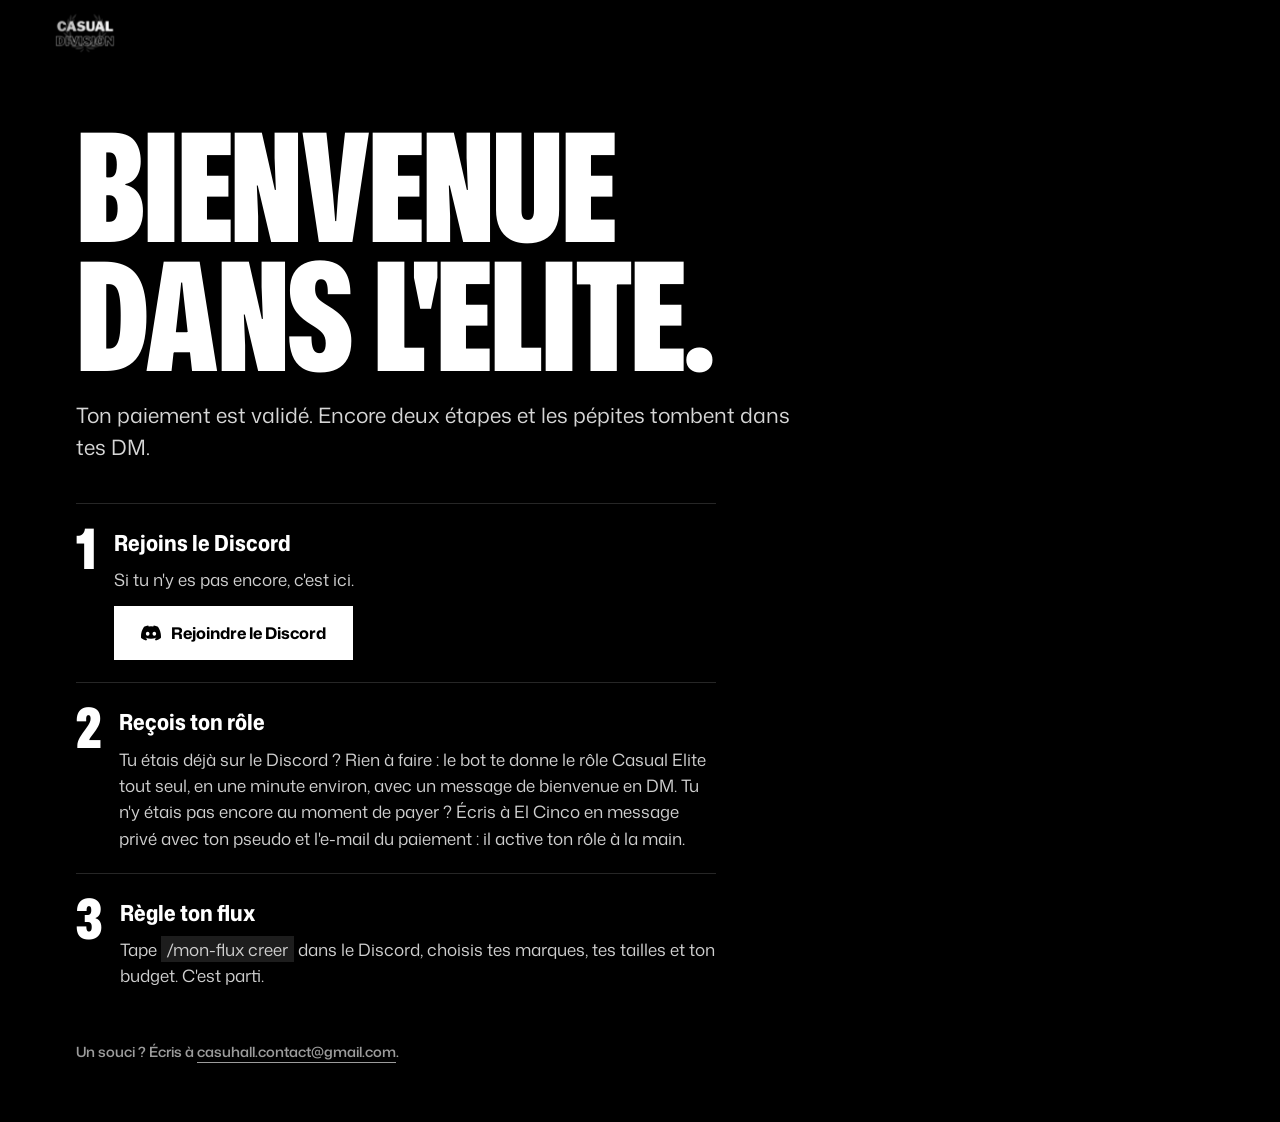
<file: merci.html>
<!doctype html>
<html lang="fr">
<head>
<meta charset="utf-8">
<meta name="viewport" content="width=device-width,initial-scale=1,viewport-fit=cover">
<title>Bienvenue dans la Casual Elite · Casual Division</title>
<meta name="robots" content="noindex">
<meta name="theme-color" content="#000000">
<link rel="icon" href="assets/img/favicon.png">
<link rel="preconnect" href="https://fonts.googleapis.com"><link rel="preconnect" href="https://fonts.gstatic.com" crossorigin>
<link href="https://fonts.googleapis.com/css2?family=Mona+Sans:wdth,wght@75..125,200..900&display=swap" rel="stylesheet">
<link rel="stylesheet" href="assets/site.css">
<style>
.merci{min-height:100svh;display:grid;align-content:center;padding:120px var(--pad) 60px;max-width:var(--max);margin:0 auto}
.merci h1{font-size:clamp(60px,14vw,150px)}
.merci .lead{margin-top:22px}
.suite{list-style:none;counter-reset:e;margin-top:40px;display:grid;gap:0;max-width:640px}
.suite li{counter-increment:e;display:grid;grid-template-columns:auto 1fr;gap:18px;border-top:1px solid var(--trait);padding:22px 0}
.suite li::before{content:counter(e);font-size:56px;font-weight:860;font-variation-settings:"wdth" 75;line-height:.8}
.suite h2{font-size:22px;font-weight:740;font-variation-settings:"wdth" 92}
.suite p{color:#cfcfcf;margin-top:6px}
.suite .btn{margin-top:14px}
.suite code{font-family:inherit;background:#1d1d1d;padding:1px 6px}
</style>
</head>
<body>
<header class="barre">
  <a class="logo" href="./" aria-label="Casual Division, accueil"><img src="assets/img/logo-cd.png" alt="Casual Division" width="58" height="38"></a>
</header>
<main class="merci">
  <h1 class="display">Bienvenue<br>dans l'Elite.</h1>
  <p class="lead">Ton paiement est validé. Encore deux étapes et les pépites tombent dans tes DM.</p>
  <ol class="suite">
    <li><div><h2>Rejoins le Discord</h2><p>Si tu n'y es pas encore, c'est ici.</p>
      <a class="btn plein" href="https://discord.gg/hbKPnjCWtZ" target="_blank" rel="noopener"><svg viewBox="0 0 24 24" aria-hidden="true" style="width:20px;height:20px"><path fill="currentColor" d="M20.317 4.37a19.79 19.79 0 0 0-4.885-1.515.074.074 0 0 0-.079.037c-.21.375-.444.865-.608 1.25a18.27 18.27 0 0 0-5.487 0 12.64 12.64 0 0 0-.617-1.25.077.077 0 0 0-.079-.037A19.74 19.74 0 0 0 3.677 4.37a.07.07 0 0 0-.032.028C.533 9.046-.319 13.58.099 18.058a.082.082 0 0 0 .031.056 19.9 19.9 0 0 0 5.993 3.03.078.078 0 0 0 .084-.028c.462-.63.874-1.295 1.226-1.994a.076.076 0 0 0-.042-.106 13.1 13.1 0 0 1-1.872-.892.077.077 0 0 1-.008-.128c.126-.094.252-.192.372-.291a.074.074 0 0 1 .078-.01c3.928 1.793 8.18 1.793 12.062 0a.074.074 0 0 1 .078.01c.12.098.246.198.373.292a.077.077 0 0 1-.006.127 12.3 12.3 0 0 1-1.873.892.077.077 0 0 0-.041.107c.36.698.772 1.362 1.225 1.993a.076.076 0 0 0 .084.028 19.84 19.84 0 0 0 6.002-3.03.077.077 0 0 0 .032-.054c.5-5.177-.838-9.674-3.549-13.66a.061.061 0 0 0-.031-.03zM8.02 15.33c-1.183 0-2.157-1.085-2.157-2.419 0-1.333.956-2.419 2.157-2.419 1.21 0 2.176 1.096 2.157 2.42 0 1.333-.956 2.418-2.157 2.418zm7.975 0c-1.183 0-2.157-1.085-2.157-2.419 0-1.333.955-2.419 2.157-2.419 1.21 0 2.176 1.096 2.157 2.42 0 1.333-.946 2.418-2.157 2.418z"/></svg>Rejoindre le Discord</a></div></li>
    <li id="etape-role"><div><h2>Reçois ton rôle</h2><p>Envoie ton pseudo Discord et l'e-mail du paiement à El Cinco en message privé. Ton rôle Casual Elite arrive sous 12 h, souvent bien avant.</p></div></li>
    <li><div><h2>Règle ton flux</h2><p>Tape <code>/mon-flux creer</code> dans le Discord, choisis tes marques, tes tailles et ton budget. C'est parti.</p></div></li>
  </ol>
  <p class="petit" style="margin-top:30px">Un souci ? Écris à <a class="lien-souligne" href="mailto:casuhall.contact@gmail.com">casuhall.contact@gmail.com</a>.</p>
</main>
<script src="assets/site.js" defer></script>
<script>
  // Rôle donné tout seul par le bot (v4.3). Si CASUAL_ELITE_AUTO est coupé sur le bot, repasser AUTO à false.
  const AUTO = true;
  if (AUTO) document.querySelector('#etape-role p').textContent = 'Tu étais déjà sur le Discord ? Rien à faire : le bot te donne le rôle Casual Elite tout seul, en une minute environ, avec un message de bienvenue en DM. Tu n\'y étais pas encore au moment de payer ? Écris à El Cinco en message privé avec ton pseudo et l\'e-mail du paiement : il active ton rôle à la main.';
</script>
</body>
</html>
</file>
<file: assets/site.css>
/* Casual Division — feuille commune à toutes les pages (DA « Noir », 2026)
   Une seule famille : Mona Sans (largeur variable). Noir, blanc, deux gris. Aucune couleur d'accent. */

:root{
  --noir:#000;
  --blanc:#fff;
  --gris:#9c9c9c;      /* textes secondaires */
  --trait:#262626;     /* filets, contours */
  --surface:#0d0d0d;   /* blocs posés sur le noir */
  --pad:clamp(18px,5vw,56px);
  --max:1240px;
  --ease:cubic-bezier(.2,.8,.2,1);
  color-scheme:dark;
}
*{margin:0;padding:0;box-sizing:border-box}
html{scroll-behavior:smooth;-webkit-text-size-adjust:100%}
body{background:var(--noir);color:var(--blanc);font-family:"Mona Sans",system-ui,sans-serif;font-size:17px;line-height:1.55;
  font-variation-settings:"wdth" 100;-webkit-font-smoothing:antialiased;overflow-x:hidden}
img{display:block;max-width:100%}
a{color:inherit}
button{font:inherit;color:inherit;background:none;border:0;cursor:pointer}
:focus-visible{outline:2px solid var(--blanc);outline-offset:3px}
.sr{position:absolute;width:1px;height:1px;overflow:hidden;clip:rect(0 0 0 0);white-space:nowrap}

/* ---------- typo ---------- */
.display{font-weight:860;font-variation-settings:"wdth" 75;line-height:.86;letter-spacing:-.015em;text-transform:uppercase}
.titre{font-size:clamp(38px,8.5vw,96px);font-weight:840;font-variation-settings:"wdth" 75;line-height:.9;letter-spacing:-.01em;text-transform:uppercase}
.petit{font-size:14px;color:var(--gris);font-variation-settings:"wdth" 108;font-weight:550}
.lead{font-size:clamp(17px,2.1vw,21px);line-height:1.5;color:#d6d6d6;max-width:34em}

/* ---------- barre du haut ---------- */
.barre{position:fixed;z-index:50;inset:0 0 auto 0;display:flex;align-items:center;justify-content:space-between;
  padding:14px var(--pad);transition:background .3s,border-color .3s;border-bottom:1px solid transparent}
.barre.pleine{background:rgba(0,0,0,.86);backdrop-filter:blur(10px);-webkit-backdrop-filter:blur(10px);border-color:var(--trait)}
.barre .logo img{height:38px;width:auto}
.barre nav{display:flex;align-items:center;gap:22px}
.barre nav a.lien{font-size:15px;text-decoration:none;color:#cfcfcf;font-variation-settings:"wdth" 106;font-weight:560}
.barre nav a.lien:hover{color:var(--blanc)}
@media (max-width:760px){.barre nav a.lien{display:none}}

/* ---------- boutons ---------- */
.btn{color:var(--blanc);white-space:nowrap;display:inline-flex;align-items:center;justify-content:center;gap:10px;min-height:54px;padding:0 26px;
  font-size:16px;font-weight:720;font-variation-settings:"wdth" 104;text-decoration:none;border:1.5px solid var(--blanc);
  transition:background .2s,color .2s,transform .2s var(--ease)}
.btn.plein{background:var(--blanc);color:var(--noir)}
.btn.plein:hover{background:#dcdcdc;border-color:#dcdcdc}
.btn.vide:hover{background:var(--blanc);color:var(--noir)}
.btn:active{transform:scale(.98)}
.btn.petit-btn{min-height:42px;padding:0 16px;font-size:14px}
.btn[aria-disabled="true"]{opacity:.35;pointer-events:none}
.btn svg{width:20px;height:20px;flex:none}
.lien-souligne{text-decoration:underline;text-underline-offset:5px;text-decoration-thickness:1px}

/* ---------- sections ---------- */
.bloc{padding:clamp(72px,12vw,150px) var(--pad);max-width:var(--max);margin:0 auto}
.bloc + .bloc{border-top:1px solid var(--trait)}
.entete{display:grid;gap:18px;margin-bottom:clamp(36px,6vw,64px)}
@media (min-width:900px){.entete{grid-template-columns:1.1fr .9fr;align-items:end}}

/* ---------- défilé de marques ---------- */
.defile{border-block:1px solid var(--trait);overflow:hidden;white-space:nowrap;padding:18px 0}
.defile .piste{display:inline-flex;gap:46px;padding-right:46px;animation:defile 38s linear infinite}
.defile span{font-size:clamp(22px,3.2vw,34px);font-weight:760;font-variation-settings:"wdth" 82;text-transform:uppercase;color:#e9e9e9}
.defile span i{font-style:normal;color:#4a4a4a;margin-left:46px}
@keyframes defile{to{transform:translateX(-50%)}}

/* ---------- questions ---------- */
.faq details{border-top:1px solid var(--trait)}
.faq details:last-child{border-bottom:1px solid var(--trait)}
.faq summary{list-style:none;cursor:pointer;display:flex;justify-content:space-between;gap:20px;align-items:center;
  padding:22px 0;font-size:clamp(19px,2.4vw,24px);font-weight:700;font-variation-settings:"wdth" 92}
.faq summary::-webkit-details-marker{display:none}
.faq summary .plus{flex:none;width:18px;height:18px;position:relative}
.faq summary .plus::before,.faq summary .plus::after{content:"";position:absolute;inset:8px 0 auto 0;height:2px;background:var(--blanc);transition:transform .3s var(--ease)}
.faq summary .plus::after{transform:rotate(90deg)}
.faq details[open] summary .plus::after{transform:rotate(0)}
.faq details p{padding:0 0 24px;color:#cfcfcf;max-width:44em}

/* ---------- pied de page ---------- */
.pied{border-top:1px solid var(--trait);padding:56px var(--pad) 40px;max-width:var(--max);margin:0 auto;display:grid;gap:36px}
.pied .haut{display:flex;flex-wrap:wrap;justify-content:space-between;gap:28px;align-items:flex-start}
.pied .haut img{height:44px;width:auto}
.pied ul{list-style:none;display:grid;gap:10px}
.pied ul a{text-decoration:none;color:#cfcfcf}
.pied ul a:hover{color:var(--blanc)}
.pied .cols{display:flex;gap:56px;flex-wrap:wrap}
.pied .titre-col{font-size:13px;color:var(--gris);margin-bottom:12px}
.pied details{border-top:1px solid var(--trait);padding-top:16px}
.pied details summary{cursor:pointer;font-weight:650;list-style:none}
.pied details summary::-webkit-details-marker{display:none}
.pied details summary::after{content:" +";color:var(--gris)}
.pied details[open] summary::after{content:" −"}
.pied details ol,.pied details .txt{margin-top:14px;color:#bdbdbd;font-size:14px;line-height:1.6;max-width:62em}
.pied details ol{padding-left:20px;display:grid;gap:8px}
.pied .bas{font-size:13px;color:var(--gris);display:flex;flex-wrap:wrap;gap:8px 24px}

/* ---------- grain (texture photo) ---------- */
.grain::after{content:"";position:absolute;inset:-50%;pointer-events:none;opacity:.14;
  background-image:url("data:image/svg+xml;utf8,<svg xmlns='http://www.w3.org/2000/svg' width='220' height='220'><filter id='n'><feTurbulence type='fractalNoise' baseFrequency='.85' numOctaves='2' stitchTiles='stitch'/></filter><rect width='100%' height='100%' filter='url(%23n)'/></svg>");
  animation:grain 1.2s steps(6) infinite}
@keyframes grain{0%{transform:translate(0,0)}20%{transform:translate(-3%,2%)}40%{transform:translate(2%,-4%)}60%{transform:translate(-4%,-1%)}80%{transform:translate(3%,3%)}100%{transform:translate(0,0)}}

/* ---------- message flottant ---------- */
.toast{position:fixed;left:50%;bottom:24px;transform:translate(-50%,140%);background:var(--blanc);color:var(--noir);
  padding:14px 20px;font-weight:650;z-index:80;transition:transform .35s var(--ease);max-width:calc(100% - 32px)}
.toast.vu{transform:translate(-50%,0)}

@media (prefers-reduced-motion:reduce){
  *,*::before,*::after{animation-duration:.001s!important;animation-iteration-count:1!important;transition-duration:.001s!important;scroll-behavior:auto!important}
}
</file>
